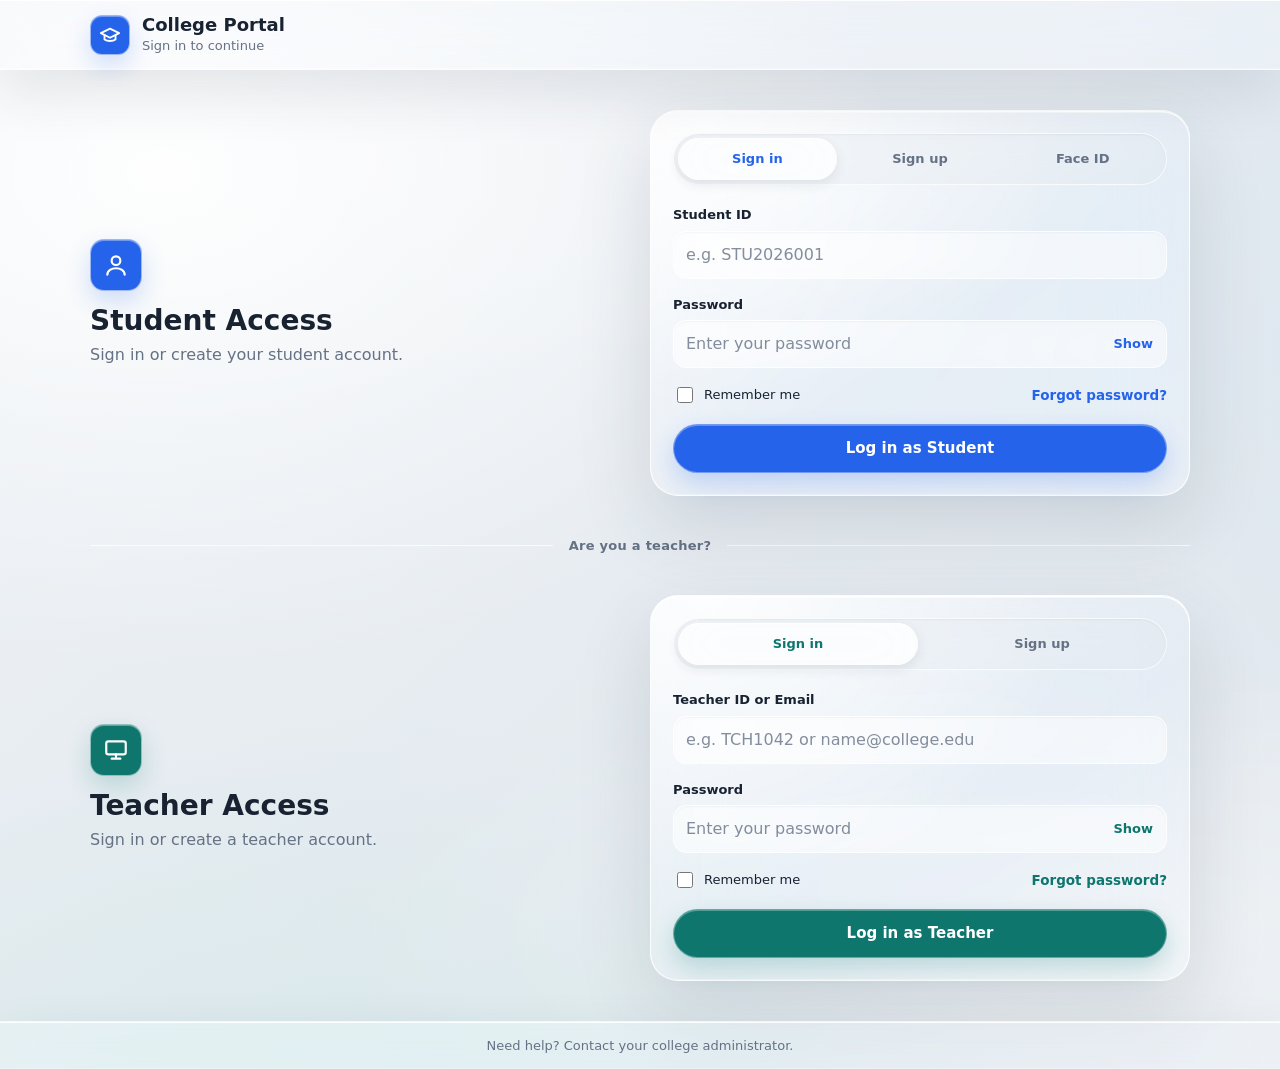
<file: index.html>
<!DOCTYPE html>
<html lang="en">
<head>
  <meta charset="UTF-8">
  <meta name="viewport" content="width=device-width, initial-scale=1.0">
  <title>College Portal | Login</title>
  <link rel="stylesheet" href="style.css?v=20261010-4">
</head>
<body>
  <header class="site-header">
    <div class="brand">
      <span class="brand__logo" aria-hidden="true">
        <svg width="22" height="22" viewBox="0 0 24 24" fill="none" stroke="currentColor" stroke-width="2" stroke-linecap="round" stroke-linejoin="round"><path d="M22 10 12 5 2 10l10 5 10-5z"/><path d="M6 12v5c3 2 9 2 12 0v-5"/></svg>
      </span>
      <div>
        <h1 class="brand__name">College Portal</h1>
        <p class="brand__tag">Sign in to continue</p>
      </div>
    </div>
  </header>

  <main class="split">
    <!-- ================= STUDENT (top half) ================= -->
    <section class="panel panel--student" aria-labelledby="student-title">
      <div class="panel__intro">
        <span class="panel__icon" aria-hidden="true">
          <svg width="26" height="26" viewBox="0 0 24 24" fill="none" stroke="currentColor" stroke-width="2" stroke-linecap="round" stroke-linejoin="round"><circle cx="12" cy="8" r="4"/><path d="M4 21c0-4 4-6 8-6s8 2 8 6"/></svg>
        </span>
        <h2 id="student-title">Student Access</h2>
        <p>Sign in or create your student account.</p>
      </div>

      <div class="card">
        <div class="tabs student-tabs" role="tablist" aria-label="Student access method">
          <button class="tab is-active" role="tab" id="tab-id" aria-controls="pane-id" aria-selected="true" type="button">Sign in</button>
          <button class="tab" role="tab" id="tab-register" aria-controls="pane-register" aria-selected="false" tabindex="-1" type="button">Sign up</button>
          <button class="tab" role="tab" id="tab-frs" aria-controls="pane-frs" aria-selected="false" tabindex="-1" type="button">Face ID</button>
        </div>

        <!-- Option 1: Student ID + password -->
        <div class="pane" id="pane-id" role="tabpanel" aria-labelledby="tab-id">
          <form id="student-form" novalidate>
            <div class="field">
              <label for="student-id">Student ID</label>
              <input id="student-id" name="studentId" type="text" autocomplete="username" placeholder="e.g. STU2026001" aria-describedby="student-id-err">
              <p class="field__error" id="student-id-err" role="alert"></p>
            </div>
            <div class="field">
              <label for="student-pass">Password</label>
              <div class="password">
                <input id="student-pass" name="password" type="password" autocomplete="current-password" placeholder="Enter your password" aria-describedby="student-pass-err">
                <button class="password__toggle" type="button" data-toggle="student-pass" aria-label="Show password">Show</button>
              </div>
              <p class="field__error" id="student-pass-err" role="alert"></p>
            </div>
            <div class="row">
              <label class="check"><input type="checkbox" name="remember"> Remember me</label>
              <a class="link" href="#">Forgot password?</a>
            </div>
            <div class="alert" role="status" aria-live="polite" hidden></div>
            <button class="btn btn--primary" type="submit"><span class="btn__label">Log in as Student</span></button>
          </form>
        </div>

        <div class="pane" id="pane-register" role="tabpanel" aria-labelledby="tab-register" hidden>
          <form id="student-register-form" novalidate>
            <p class="hint">Use the student ID assigned by your college.</p>
            <div class="field">
              <label for="new-student-id">Student ID</label>
              <input id="new-student-id" name="studentId" type="text" autocomplete="username" placeholder="e.g. STU2027001" aria-describedby="new-student-id-err">
              <p class="field__error" id="new-student-id-err" role="alert"></p>
            </div>
            <div class="field">
              <label for="new-student-name">Full name</label>
              <input id="new-student-name" name="fullName" type="text" autocomplete="name" placeholder="Your full name" aria-describedby="new-student-name-err">
              <p class="field__error" id="new-student-name-err" role="alert"></p>
            </div>
            <div class="field">
              <label for="new-student-email">Email</label>
              <input id="new-student-email" name="email" type="email" autocomplete="email" placeholder="you@college.edu" aria-describedby="new-student-email-err">
              <p class="field__error" id="new-student-email-err" role="alert"></p>
            </div>
            <div class="field">
              <label for="new-student-department">Department</label>
              <select id="new-student-department" name="department">
                <option value="">Select department</option>
                <option>Computer Science</option>
                <option>Electronics</option>
                <option>Mechanical</option>
                <option>Civil</option>
                <option>Business</option>
                <option>Biotech</option>
                <option>Others</option>
              </select>
              <p class="field__error" id="new-student-department-err" role="alert"></p>
            </div>
            <div class="field">
              <label for="new-student-password">Create password</label>
              <input id="new-student-password" name="password" type="password" autocomplete="new-password" placeholder="At least 8 characters" aria-describedby="new-student-password-err">
              <p class="field__error" id="new-student-password-err" role="alert"></p>
            </div>
            <div class="field">
              <label for="new-student-confirm">Confirm password</label>
              <input id="new-student-confirm" name="confirmPassword" type="password" autocomplete="new-password" placeholder="Re-enter your password" aria-describedby="new-student-confirm-err">
              <p class="field__error" id="new-student-confirm-err" role="alert"></p>
            </div>
            <div class="row">
              <label class="check"><input type="checkbox" name="remember"> Remember me</label>
            </div>
            <div class="alert" role="status" aria-live="polite" hidden></div>
            <button class="btn btn--primary" type="submit"><span class="btn__label">Create student account</span></button>
          </form>
        </div>

        <!-- Option 2: Platform biometric sign-in -->
        <div class="pane" id="pane-frs" role="tabpanel" aria-labelledby="tab-frs" hidden>
          <div class="frs">
            <p>Enter your Student ID, then verify with Face ID, Windows Hello, or a saved passkey. Your biometric data stays on this device.</p>
            <div class="field">
              <label for="face-login-id">Student ID</label>
              <input id="face-login-id" type="text" autocomplete="username" placeholder="e.g. STU2026001">
            </div>
            <button class="btn btn--primary" id="face-login" type="button"><span class="btn__label">Sign in with Face ID</span></button>
            <p class="frs__status" id="face-status" role="status" aria-live="polite"></p>
            <details class="face-setup">
              <summary>Set up Face ID on this device</summary>
              <div class="field">
                <label for="face-student-id">Student ID</label>
                <input id="face-student-id" type="text" autocomplete="username" placeholder="e.g. STU2026001">
              </div>
              <div class="field">
                <label for="face-student-password">Student password</label>
                <input id="face-student-password" type="password" autocomplete="current-password" placeholder="Verify your account">
              </div>
              <button class="btn btn--ghost" id="face-enroll" type="button">Register this device</button>
            </details>
            <button class="link link--btn" type="button" id="frs-fallback">Use Student ID instead</button>
          </div>
        </div>
      </div>
    </section>

    <!-- ================= HORIZONTAL DIVIDER ================= -->
    <div class="divider" role="separator" aria-orientation="horizontal"><span>Are you a teacher?</span></div>

    <!-- ================= TEACHER (bottom half) ================= -->
    <section class="panel panel--teacher" aria-labelledby="teacher-title">
      <div class="panel__intro">
        <span class="panel__icon" aria-hidden="true">
          <svg width="26" height="26" viewBox="0 0 24 24" fill="none" stroke="currentColor" stroke-width="2" stroke-linecap="round" stroke-linejoin="round"><rect x="3" y="4" width="18" height="12" rx="2"/><path d="M8 20h8M12 16v4"/></svg>
        </span>
        <h2 id="teacher-title">Teacher Access</h2>
        <p>Sign in or create a teacher account.</p>
      </div>

      <div class="card">
        <div class="tabs teacher-tabs" role="tablist" aria-label="Teacher access method">
          <button class="tab is-active" role="tab" id="teacher-tab-login" aria-controls="teacher-pane-login" aria-selected="true" type="button">Sign in</button>
          <button class="tab" role="tab" id="teacher-tab-register" aria-controls="teacher-pane-register" aria-selected="false" tabindex="-1" type="button">Sign up</button>
        </div>
        <div class="pane" id="teacher-pane-login" role="tabpanel" aria-labelledby="teacher-tab-login">
          <form id="teacher-form" novalidate>
            <div class="field">
              <label for="teacher-id">Teacher ID or Email</label>
              <input id="teacher-id" name="teacherId" type="text" autocomplete="username" placeholder="e.g. TCH1042 or name@college.edu" aria-describedby="teacher-id-err">
              <p class="field__error" id="teacher-id-err" role="alert"></p>
            </div>
            <div class="field">
              <label for="teacher-pass">Password</label>
              <div class="password">
                <input id="teacher-pass" name="password" type="password" autocomplete="current-password" placeholder="Enter your password" aria-describedby="teacher-pass-err">
                <button class="password__toggle" type="button" data-toggle="teacher-pass" aria-label="Show password">Show</button>
              </div>
              <p class="field__error" id="teacher-pass-err" role="alert"></p>
            </div>
            <div class="row">
              <label class="check"><input type="checkbox" name="remember"> Remember me</label>
              <a class="link" href="#">Forgot password?</a>
            </div>
            <div class="alert" role="status" aria-live="polite" hidden></div>
            <button class="btn btn--primary btn--teacher" type="submit"><span class="btn__label">Log in as Teacher</span></button>
          </form>
        </div>
        <div class="pane" id="teacher-pane-register" role="tabpanel" aria-labelledby="teacher-tab-register" hidden>
          <form id="teacher-register-form" novalidate>
            <div class="field">
              <label for="new-teacher-id">Teacher ID</label>
              <input id="new-teacher-id" type="text" autocomplete="username" placeholder="Your college-issued teacher ID" aria-describedby="new-teacher-id-err">
              <p class="field__error" id="new-teacher-id-err" role="alert"></p>
            </div>
            <div class="field">
              <label for="new-teacher-name">Full name</label>
              <input id="new-teacher-name" type="text" autocomplete="name" placeholder="Your full name" aria-describedby="new-teacher-name-err">
              <p class="field__error" id="new-teacher-name-err" role="alert"></p>
            </div>
            <div class="field">
              <label for="new-teacher-email">College email</label>
              <input id="new-teacher-email" type="email" autocomplete="email" placeholder="you@college.edu" aria-describedby="new-teacher-email-err">
              <p class="field__error" id="new-teacher-email-err" role="alert"></p>
            </div>
            <div class="field">
              <label for="new-teacher-password">Create password</label>
              <input id="new-teacher-password" type="password" autocomplete="new-password" placeholder="At least 8 characters" aria-describedby="new-teacher-password-err">
              <p class="field__error" id="new-teacher-password-err" role="alert"></p>
            </div>
            <div class="field">
              <label for="new-teacher-confirm">Confirm password</label>
              <input id="new-teacher-confirm" type="password" autocomplete="new-password" placeholder="Re-enter your password" aria-describedby="new-teacher-confirm-err">
              <p class="field__error" id="new-teacher-confirm-err" role="alert"></p>
            </div>
            <div class="row">
              <label class="check"><input type="checkbox" name="remember"> Remember me</label>
            </div>
            <div class="alert" role="status" aria-live="polite" hidden></div>
            <button class="btn btn--primary btn--teacher" type="submit"><span class="btn__label">Create teacher account</span></button>
          </form>
        </div>
      </div>
    </section>
  </main>

  <footer class="site-footer">Need help? Contact your college administrator.</footer>

  <script src="script.js"></script>
</body>
</html>
</file>
<file: style.css>
:root {
  --bg: #f4f6fb;
  --surface: #ffffff;
  --ink: #14213d;
  --muted: #5b6785;
  --line: #d8deec;
  --student: #2563eb;
  --student-soft: #e8efff;
  --teacher: #0f766e;
  --teacher-soft: #e1f3f0;
  --danger: #b91c1c;
  --danger-soft: #fde8e8;
  --success: #166534;
  --success-soft: #dcf5e3;
  --radius: 14px;
  --shadow: 0 1px 2px rgba(20, 33, 61, .06), 0 8px 24px rgba(20, 33, 61, .07);
  --font: system-ui, -apple-system, "Segoe UI", Roboto, "Helvetica Neue", Arial, sans-serif;
}

*, *::before, *::after { box-sizing: border-box; }
html, body { height: 100%; }
body {
  margin: 0;
  font-family: var(--font);
  background: var(--bg);
  color: var(--ink);
  line-height: 1.5;
  display: flex;
  flex-direction: column;
  min-height: 100vh;
}

/* ---------- Header / footer ---------- */
.site-header { padding: 14px 24px; background: var(--surface); border-bottom: 1px solid var(--line); }
.brand { display: flex; align-items: center; gap: 12px; max-width: 1100px; margin: 0 auto; }
.brand__logo { width: 40px; height: 40px; border-radius: 12px; display: grid; place-items: center; background: var(--student); color: #fff; }
.brand__name { margin: 0; font-size: 18px; line-height: 1.2; }
.brand__tag { margin: 0; font-size: 13px; color: var(--muted); }
.site-footer { text-align: center; padding: 14px; font-size: 13px; color: var(--muted); border-top: 1px solid var(--line); background: var(--surface); }

/* ---------- Split layout (top = student, bottom = teacher) ---------- */
.split {
  flex: 1;
  display: grid;
  grid-template-rows: 1fr auto 1fr;
  width: 100%;
}
.panel {
  display: grid;
  grid-template-columns: minmax(0, 1fr) minmax(0, 1.1fr);
  gap: 40px;
  align-items: center;
  padding: 40px max(24px, calc((100% - 1100px) / 2));
}
.panel--student { background: linear-gradient(135deg, var(--student-soft), transparent 70%); --accent: var(--student); }
.panel--teacher { background: linear-gradient(135deg, var(--teacher-soft), transparent 70%); --accent: var(--teacher); }

.panel__intro h2 { margin: 14px 0 6px; font-size: 28px; line-height: 1.15; }
.panel__intro p { margin: 0; color: var(--muted); max-width: 40ch; }
.panel__icon { width: 52px; height: 52px; border-radius: 14px; display: grid; place-items: center; background: var(--accent); color: #fff; }

/* Horizontal divider line */
.divider { display: flex; align-items: center; gap: 16px; padding: 0 max(24px, calc((100% - 1100px) / 2)); color: var(--muted); font-size: 13px; font-weight: 600; letter-spacing: .02em; }
.divider::before, .divider::after { content: ""; flex: 1; height: 2px; background: var(--line); border-radius: 2px; }

/* ---------- Card ---------- */
.card { background: var(--surface); border: 1px solid var(--line); border-radius: var(--radius); box-shadow: var(--shadow); padding: 22px; width: 100%; max-width: 520px; justify-self: end; }

/* ---------- Tabs ---------- */
.tabs { display: grid; grid-template-columns: repeat(3, minmax(0, 1fr)); gap: 4px; padding: 4px; background: var(--bg); border: 1px solid var(--line); border-radius: 12px; margin-bottom: 20px; }
.teacher-tabs { grid-template-columns: repeat(2, minmax(0, 1fr)); }
.tab { border: 0; background: transparent; color: var(--muted); font: inherit; font-weight: 600; font-size: 13px; padding: 10px 4px; border-radius: 9px; cursor: pointer; transition: background .15s, color .15s; }
.tab:hover { color: var(--ink); }
.tab.is-active { background: var(--surface); color: var(--accent); box-shadow: 0 1px 3px rgba(0, 0, 0, .12); }

/* ---------- Form ---------- */
.field { margin-bottom: 16px; }
label { display: block; font-size: 13px; font-weight: 600; margin-bottom: 6px; }
input[type="text"], input[type="email"], input[type="password"], select {
  width: 100%; font: inherit; color: var(--ink); background: var(--bg);
  border: 1.5px solid var(--line); border-radius: 10px; padding: 11px 12px;
  transition: border-color .15s, box-shadow .15s;
}
input::placeholder { color: var(--muted); opacity: .8; }
input:focus-visible, select:focus-visible { outline: none; border-color: var(--accent); box-shadow: 0 0 0 3px color-mix(in srgb, var(--accent) 25%, transparent); }
input[aria-invalid="true"], select[aria-invalid="true"] { border-color: var(--danger); }
.field__error { margin: 6px 0 0; min-height: 0; font-size: 12.5px; color: var(--danger); }
.field__error:empty { display: none; }

.password { position: relative; }
.password input { padding-right: 64px; }
.password__toggle { position: absolute; right: 6px; top: 50%; transform: translateY(-50%); border: 0; background: transparent; color: var(--accent); font: inherit; font-size: 13px; font-weight: 600; padding: 6px 8px; border-radius: 8px; cursor: pointer; }
.password__toggle:hover { background: var(--bg); }

.row { display: flex; justify-content: space-between; align-items: center; gap: 12px; flex-wrap: wrap; margin-bottom: 18px; }
.check { display: inline-flex; align-items: center; gap: 8px; font-weight: 500; margin: 0; cursor: pointer; }
.check input { width: 16px; height: 16px; accent-color: var(--accent); }
.link { color: var(--accent); font-size: 13.5px; font-weight: 600; text-decoration: none; }
.link:hover { text-decoration: underline; }
.link--btn { background: none; border: 0; padding: 0; font-family: inherit; cursor: pointer; }
a:focus-visible, button:focus-visible { outline: 3px solid color-mix(in srgb, var(--accent) 45%, transparent); outline-offset: 2px; }

/* ---------- Buttons ---------- */
.btn { display: inline-flex; align-items: center; justify-content: center; gap: 8px; width: 100%; font: inherit; font-weight: 700; font-size: 15px; padding: 12px 18px; border-radius: 10px; border: 1.5px solid transparent; cursor: pointer; transition: filter .15s, transform .05s; }
.btn:active { transform: translateY(1px); }
.btn--primary { background: var(--accent); color: #fff; }
.btn--primary:hover { filter: brightness(1.07); }
.btn--ghost { background: transparent; color: var(--ink); border-color: var(--line); }
.btn[disabled] { opacity: .65; cursor: not-allowed; }
.btn.is-loading .btn__label::after { content: ""; display: inline-block; width: 14px; height: 14px; margin-left: 10px; vertical-align: -2px; border: 2px solid rgba(255, 255, 255, .5); border-top-color: #fff; border-radius: 50%; animation: spin .7s linear infinite; }

.alert { padding: 10px 12px; border-radius: 10px; font-size: 13.5px; margin-bottom: 14px; }
.alert--error { background: var(--danger-soft); color: var(--danger); }
.alert--success { background: var(--success-soft); color: var(--success); }

/* ---------- FRS ---------- */
.frs { text-align: center; }
.frs__frame { position: relative; width: 100%; max-width: 300px; aspect-ratio: 4 / 5; margin: 0 auto 14px; border-radius: 18px; overflow: hidden; background: #0b1020; border: 2px solid var(--line); }
.frs__frame video, .frs__frame canvas { position: absolute; inset: 0; width: 100%; height: 100%; object-fit: cover; transform: scaleX(-1); }
.frs__frame video { display: none; }
.frs__frame.is-live video { display: block; }
.frs__placeholder { position: absolute; inset: 0; display: grid; place-items: center; color: #6f7ea6; }
.frs__frame.is-live .frs__placeholder { display: none; }
.frs__guide { position: absolute; left: 50%; top: 50%; width: 62%; height: 72%; transform: translate(-50%, -50%); border: 3px dashed rgba(255, 255, 255, .75); border-radius: 50%; pointer-events: none; transition: border-color .2s; }
.frs__scanline { position: absolute; left: 12%; right: 12%; top: 14%; height: 3px; border-radius: 3px; background: linear-gradient(90deg, transparent, #5eead4, transparent); box-shadow: 0 0 14px #5eead4; opacity: 0; pointer-events: none; }
.frs__frame.is-scanning .frs__scanline { opacity: 1; animation: scan 1.6s ease-in-out infinite alternate; }
.frs__frame.is-scanning .frs__guide { border-color: #5eead4; border-style: solid; }
.frs__frame.is-success { border-color: #22c55e; }
.frs__frame.is-success .frs__guide { border-color: #22c55e; border-style: solid; }
.frs__frame.is-error { border-color: #ef4444; }
.frs__status { margin: 0 0 14px; font-size: 14px; color: var(--muted); min-height: 2.9em; }
.frs__status.is-error { color: var(--danger); }
.frs__status.is-success { color: var(--success); font-weight: 600; }
.frs__actions { display: grid; gap: 10px; }
.hint { margin: 14px 0 0; font-size: 12.5px; color: var(--muted); }

.is-hidden, [hidden] { display: none !important; }

@keyframes spin { to { transform: rotate(360deg); } }
@keyframes scan { from { top: 14%; } to { top: 84%; } }
@media (prefers-reduced-motion: reduce) {
  .frs__frame.is-scanning .frs__scanline { animation: none; top: 50%; }
  .btn.is-loading .btn__label::after { animation-duration: 1.6s; }
}

/* ---------- Responsive ---------- */
@media (max-width: 860px) {
  .panel { grid-template-columns: 1fr; gap: 22px; padding: 32px 20px; }
  .card { justify-self: stretch; max-width: none; }
  .panel__intro h2 { font-size: 24px; }
  .divider { padding: 0 20px; }
}
@media (max-width: 420px) {
  .card { padding: 16px; }
  .tab { font-size: 13px; }
}

/* Shared frosted-glass login theme */
:root {
  color-scheme: light;
  --bg: #eaf2f5;
  --surface: rgba(255, 255, 255, .44);
  --line: rgba(255, 255, 255, .64);
  --shadow: 0 24px 60px rgba(32, 62, 76, .14), inset 0 1px 0 rgba(255, 255, 255, .88), inset 0 -1px 0 rgba(255, 255, 255, .24);
}

body {
  background:
    radial-gradient(ellipse at 12% 12%, rgba(45, 212, 191, .2), transparent 35%),
    radial-gradient(ellipse at 88% 76%, rgba(96, 165, 250, .18), transparent 38%),
    linear-gradient(135deg, #edf7f5, #e8eef6 58%, #f3f5f3);
  background-size: 145% 145%;
  animation: liquid-drift 28s ease-in-out infinite alternate;
}

.site-header,
.site-footer,
.card,
.tabs,
.tab.is-active,
input[type="text"],
input[type="email"],
input[type="password"],
select {
  background-color: var(--surface);
  background-image: linear-gradient(145deg, rgba(255, 255, 255, .44), rgba(255, 255, 255, .08) 48%, rgba(255, 255, 255, .22));
  border-color: var(--line);
  box-shadow: var(--shadow);
  -webkit-backdrop-filter: blur(26px) saturate(155%);
  backdrop-filter: blur(26px) saturate(155%);
  transition: transform .35s cubic-bezier(.2, .75, .25, 1), box-shadow .35s ease, border-color .3s ease, background-color .3s ease;
}

.site-header,
.site-footer {
  border-color: rgba(255, 255, 255, .52);
}

.panel--student,
.panel--teacher {
  background-color: rgba(255, 255, 255, .12);
}

.btn--primary {
  box-shadow: 0 8px 18px color-mix(in srgb, var(--accent) 24%, transparent);
  transition: transform .25s cubic-bezier(.2, .75, .25, 1), box-shadow .3s ease, filter .3s ease;
}

.card:hover {
  transform: translateY(-3px);
  box-shadow: 0 30px 72px rgba(32, 62, 76, .18), inset 0 1px 0 rgba(255, 255, 255, .92);
}

.btn--primary:hover {
  transform: translateY(-2px);
  box-shadow: 0 14px 28px color-mix(in srgb, var(--accent) 32%, transparent);
}

@keyframes liquid-drift {
  from { background-position: 0% 0%; }
  to { background-position: 100% 100%; }
}

@media (prefers-reduced-motion: reduce) {
  body { animation: none; background-size: cover; }
  .card, .btn--primary { transition: none; }
}

/* Liquid Glass login experience */
:root {
  --bg: #e8edf2;
  --surface: rgba(255, 255, 255, .2);
  --line: rgba(255, 255, 255, .72);
  --ink: #182231;
  --muted: #657184;
  --shadow: 0 22px 56px rgba(34, 48, 67, .11), inset 0 1px 0 rgba(255, 255, 255, .9), inset 0 -1px 0 rgba(255, 255, 255, .28);
}

body {
  background:
    radial-gradient(ellipse at 8% 12%, rgba(255, 255, 255, .88), transparent 28%),
    radial-gradient(ellipse at 92% 20%, rgba(185, 211, 236, .38), transparent 34%),
    radial-gradient(ellipse at 15% 90%, rgba(176, 226, 217, .34), transparent 32%),
    linear-gradient(140deg, #edf1f5, #e3e9ef 54%, #eef1f3);
  background-size: 160% 160%;
}

.site-header,
.site-footer {
  background: rgba(255, 255, 255, .28);
  -webkit-backdrop-filter: blur(24px) saturate(150%);
  backdrop-filter: blur(24px) saturate(150%);
}

.site-header {
  position: sticky;
  top: 0;
  z-index: 10;
  border-bottom-color: rgba(255, 255, 255, .62);
}

.brand__logo,
.panel__icon {
  border: 1px solid rgba(255, 255, 255, .54);
  box-shadow: 0 10px 24px color-mix(in srgb, var(--accent, var(--student)) 20%, transparent), inset 0 1px 0 rgba(255, 255, 255, .35);
}

.panel {
  position: relative;
  isolation: isolate;
}

.panel--student {
  background: radial-gradient(ellipse at 12% 20%, rgba(255, 255, 255, .35), transparent 50%);
}

.panel--teacher {
  background: radial-gradient(ellipse at 88% 80%, rgba(255, 255, 255, .35), transparent 52%);
}

.divider::before,
.divider::after {
  height: 1px;
  background: rgba(255, 255, 255, .75);
}

.card {
  max-width: 540px;
  border-radius: 28px;
  background:
    radial-gradient(ellipse at 10% 0%, rgba(255, 255, 255, .82), transparent 54%),
    linear-gradient(145deg, rgba(255, 255, 255, .43), rgba(255, 255, 255, .13) 58%, rgba(255, 255, 255, .28));
  border-color: rgba(255, 255, 255, .8);
  box-shadow: 0 28px 76px rgba(38, 54, 72, .14), inset 0 1.5px 0 rgba(255, 255, 255, .96), inset 0 -1px 0 rgba(255, 255, 255, .32);
  -webkit-backdrop-filter: blur(32px) saturate(165%);
  backdrop-filter: blur(32px) saturate(165%);
}

.tabs {
  border-radius: 999px;
  background: rgba(224, 231, 239, .42);
  box-shadow: inset 0 1px 2px rgba(50, 65, 85, .06);
}

.tab {
  min-height: 42px;
  border-radius: 999px;
}

.tab.is-active {
  background: rgba(255, 255, 255, .82);
  color: var(--accent);
  box-shadow: 0 4px 12px rgba(37, 51, 70, .1), inset 0 1px 0 #fff;
}

input[type="text"],
input[type="email"],
input[type="password"],
select {
  min-height: 48px;
  border-radius: 14px;
  background: rgba(255, 255, 255, .48);
  box-shadow: inset 0 1px 2px rgba(34, 48, 67, .045);
}

input[type="text"]:focus-visible,
input[type="email"]:focus-visible,
input[type="password"]:focus-visible,
select:focus-visible {
  background: rgba(255, 255, 255, .74);
}

.password__toggle,
.link {
  border-radius: 999px;
}

.btn {
  min-height: 48px;
  border-radius: 999px;
}

.btn--primary {
  border-color: rgba(255, 255, 255, .36);
  box-shadow: 0 10px 24px color-mix(in srgb, var(--accent) 22%, transparent), inset 0 1px 0 rgba(255, 255, 255, .28);
}

.btn--ghost {
  background: rgba(255, 255, 255, .25);
  border-color: rgba(255, 255, 255, .75);
}

.frs__frame {
  border-radius: 24px;
  box-shadow: inset 0 1px 0 rgba(255, 255, 255, .22), 0 16px 36px rgba(22, 32, 50, .16);
}

@media (max-width: 860px) {
  .split {
    grid-template-rows: auto auto auto;
  }

  .panel {
    padding: 28px 20px;
  }

  .panel__intro {
    padding: 0 4px;
  }

  .card {
    border-radius: 24px;
  }
}

@media (prefers-reduced-motion: reduce) {
  body { background-size: cover; }
  .card:hover { transform: none; }
}
</file>
<file: dashboard.css>
:root {
  --bg: #f4f6fb; --surface: #ffffff; --ink: #14213d; --muted: #5b6785; --line: #d8deec;
  --brand: #2563eb;
  --good: #16a34a; --good-soft: #dcf5e3;
  --warn: #ca8a04; --warn-soft: #fdf3c8;   /* yellow */
  --bad: #dc2626;  --bad-soft: #fde2e2;
  --shadow: 0 1px 2px rgba(20,33,61,.06), 0 8px 24px rgba(20,33,61,.07);
  --font: system-ui, -apple-system, "Segoe UI", Roboto, Arial, sans-serif;
}
*, *::before, *::after { box-sizing: border-box; }
body { margin: 0; background: var(--bg); color: var(--ink); font-family: var(--font); line-height: 1.5; }
.app { max-width: 480px; margin: 0 auto; min-height: 100vh; }
main { padding: 8px 16px 40px; }

/* ---------- Top bar ---------- */
.topbar { display: flex; justify-content: space-between; align-items: center; gap: 12px; padding: 14px 16px; background: var(--surface); border-bottom: 1px solid var(--line); position: sticky; top: 0; z-index: 5; }
.who { display: flex; align-items: center; gap: 12px; min-width: 0; }
.avatar { width: 40px; height: 40px; border-radius: 50%; background: var(--brand); color: #fff; display: grid; place-items: center; font-weight: 700; flex: none; }
.who__hi { margin: 0; font-size: 12px; color: var(--muted); }
.who__name { margin: 0; font-size: 16px; line-height: 1.2; overflow: hidden; text-overflow: ellipsis; white-space: nowrap; }
.logout { font: inherit; font-size: 13px; font-weight: 600; color: var(--ink); background: transparent; border: 1px solid var(--line); border-radius: 10px; padding: 8px 12px; cursor: pointer; }
.logout:hover { background: var(--bg); }
.role-note { background: var(--warn-soft); color: var(--warn); font-size: 13px; padding: 8px 12px; border-radius: 10px; margin: 12px 0 0; }

/* ---------- Attendance circle ---------- */
.attendance { margin: 18px 0 8px; }
.label { margin: 0 0 6px; font-size: 14px; font-weight: 700; color: var(--muted); letter-spacing: .04em; text-transform: uppercase; }
.ring { --size: min(250px, 72vw); position: relative; width: var(--size); height: var(--size); margin: 0 auto; }
.ring::before {
  content: "";
  position: absolute;
  inset: 11%;
  z-index: 0;
  border: 1px solid rgba(255, 255, 255, .76);
  border-radius: 50%;
  background: linear-gradient(145deg, rgba(255, 255, 255, .34), rgba(255, 255, 255, .035) 58%, rgba(255, 255, 255, .18));
  box-shadow: 0 18px 42px rgba(37, 73, 99, .1), inset 0 2px 2px rgba(255, 255, 255, .92), inset 0 -8px 18px rgba(255, 255, 255, .12);
  -webkit-backdrop-filter: blur(22px) saturate(170%);
  backdrop-filter: blur(22px) saturate(170%);
}
.ring svg { position: relative; z-index: 1; width: 100%; height: 100%; transform: rotate(-90deg); }
.ring circle { fill: none; stroke-width: 14; }
.ring__track { stroke: var(--line); }
.ring__bar { stroke: var(--brand); stroke-linecap: round; stroke-dasharray: 628.32; stroke-dashoffset: 628.32; transition: stroke-dashoffset 1.2s ease, stroke .3s; }
.ring__center { position: absolute; z-index: 2; inset: 0; display: flex; flex-direction: column; align-items: center; justify-content: center; text-align: center; padding: 0 22px; }
.ring__percent { font-size: 54px; font-weight: 800; line-height: 1; transition: color .3s; }
.ring__caption { margin-top: 8px; font-size: 12px; font-weight: 800; letter-spacing: .08em; color: var(--muted); }

/* number colour: red below 50, yellow below 75, green from 75 */
.ring.bad  .ring__percent { color: var(--bad); }  .ring.bad  .ring__bar { stroke: var(--bad); }
.ring.warn .ring__percent { color: var(--warn); } .ring.warn .ring__bar { stroke: var(--warn); }
.ring.good .ring__percent { color: var(--good); } .ring.good .ring__bar { stroke: var(--good); }

/* ---------- Success score ---------- */
.score { background: var(--surface); border: 1px solid var(--line); border-radius: 12px; box-shadow: var(--shadow); padding: 16px; margin: 18px 0; }
.score__head { display: flex; justify-content: space-between; align-items: center; gap: 8px; }
.score__title { margin: 0; font-size: 15px; }
.badge { font-size: 12px; font-weight: 700; padding: 3px 10px; border-radius: 999px; background: var(--line); }
.badge.good { background: var(--good-soft); color: var(--good); }
.badge.warn { background: var(--warn-soft); color: var(--warn); }
.badge.bad  { background: var(--bad-soft);  color: var(--bad); }
.score__row { display: flex; align-items: baseline; gap: 6px; flex-wrap: wrap; margin-top: 8px; }
.score__num { font-size: 40px; font-weight: 800; line-height: 1; }
.score__max { color: var(--muted); font-size: 14px; }
.meter { flex-basis: 100%; height: 8px; border-radius: 8px; background: var(--line); overflow: hidden; margin-top: 8px; }
.meter span { display: block; height: 100%; width: 0; background: var(--brand); border-radius: 8px; transition: width .8s ease; }
.how { margin-top: 10px; font-size: 13px; }
.how summary { cursor: pointer; color: var(--brand); font-weight: 600; }
.how__list { list-style: none; padding: 0; margin: 8px 0 0; display: grid; gap: 4px; }
.how__list li { display: flex; justify-content: space-between; color: var(--muted); }

/* ---------- Boxes (stacked, as in the sketch) ---------- */
.tiles { display: grid; gap: 12px; }
.loading { color: var(--muted); text-align: center; }
.tile {
  display: grid; grid-template-columns: 44px 1fr auto; align-items: center; column-gap: 14px; row-gap: 10px;
  text-align: left; font: inherit; color: var(--ink); width: 100%;
  background: var(--surface); border: 2px solid var(--line); border-radius: 8px; padding: 14px 16px; cursor: pointer; box-shadow: var(--shadow);
  opacity: 0; transform: translateY(12px); animation: rise .5s ease forwards; animation-delay: calc(var(--i) * 120ms + 700ms);
  transition: border-color .15s, transform .15s;
}
.tile:hover { border-color: var(--brand); transform: translateY(-2px); }
.tile:focus-visible, .logout:focus-visible, .detail__close:focus-visible { outline: 3px solid color-mix(in srgb, var(--brand) 45%, transparent); outline-offset: 2px; }
.tile__icon { width: 44px; height: 44px; border-radius: 8px; display: grid; place-items: center; background: color-mix(in srgb, var(--brand) 14%, transparent); color: var(--brand); }
.tile__title { font-size: 16px; font-weight: 700; display: block; }
.tile__sub { font-size: 12.5px; color: var(--muted); display: block; }
.tile__metric { font-size: 20px; font-weight: 800; text-align: right; }
.mini { grid-column: 1 / -1; height: 6px; border-radius: 6px; background: var(--line); overflow: hidden; }
.mini span { display: block; height: 100%; background: var(--brand); border-radius: 6px; }

/* ---------- Demo box ---------- */
.demo { margin-top: 22px; font-size: 13px; color: var(--muted); background: var(--surface); border: 1px dashed var(--line); border-radius: 12px; padding: 10px 12px; }
.demo summary { cursor: pointer; }
.demo label { display: block; margin: 10px 0 4px; }
.demo input { width: 100%; }

/* ---------- Details pop-up ---------- */
dialog { width: min(440px, 92vw); max-height: 85vh; border: 1px solid var(--line); border-radius: 14px; background: var(--surface); color: var(--ink); padding: 0; box-shadow: 0 20px 60px rgba(0,0,0,.35); }
dialog::backdrop { background: rgba(10, 16, 32, .55); }
.detail__head { display: flex; justify-content: space-between; align-items: center; padding: 16px 18px 8px; margin: 0; }
.detail__head h3 { margin: 0; font-size: 18px; }
.detail__close { font-size: 26px; line-height: 1; background: none; border: 0; color: var(--muted); cursor: pointer; padding: 0 6px; }
#detail-body { padding: 4px 18px 20px; overflow: auto; }
.kv { display: grid; gap: 8px; margin: 0; }
.kv div { display: flex; justify-content: space-between; gap: 12px; border-bottom: 1px solid var(--line); padding-bottom: 6px; }
.kv dt { color: var(--muted); } .kv dd { margin: 0; font-weight: 700; text-align: right; }
.bars { display: grid; gap: 10px; margin: 12px 0 0; }
.bars b { font-size: 13px; display: flex; justify-content: space-between; margin-bottom: 4px; }
.bars .mini { grid-column: auto; }
.quote { background: var(--bg); border-left: 3px solid var(--brand); border-radius: 0 10px 10px 0; padding: 8px 12px; margin: 10px 0 0; font-size: 14px; }
.quote small { display: block; color: var(--muted); }

.sr-only { position: absolute; width: 1px; height: 1px; padding: 0; margin: -1px; overflow: hidden; clip: rect(0, 0, 0, 0); white-space: nowrap; border: 0; }
.ai-coach { background: linear-gradient(180deg, rgba(37,99,235,0.04), rgba(255,255,255,0.9)); border: 1px solid rgba(37,99,235,0.16); border-radius: 18px; padding: 16px; margin-top: 18px; box-shadow: 0 14px 28px rgba(37,99,235,0.08); }
.ai-coach__header { display: flex; justify-content: space-between; align-items: center; gap: 8px; margin-bottom: 12px; }
.ai-chip { display: inline-flex; align-items: center; background: linear-gradient(135deg, rgba(37,99,235,0.12), rgba(16,185,129,0.12)); color: var(--brand); border: 1px solid rgba(37,99,235,0.15); border-radius: 999px; padding: 5px 10px; font-size: 11px; font-weight: 700; letter-spacing: .04em; text-transform: uppercase; }
#ai-question { width: 100%; border: 1px solid rgba(37,99,235,0.16); border-radius: 12px; padding: 12px 14px; font: inherit; resize: vertical; background: rgba(255,255,255,0.7); color: var(--ink); box-shadow: inset 0 1px 2px rgba(15,23,42,0.04); }
#ai-question:focus { outline: 3px solid rgba(37,99,235,0.12); border-color: rgba(37,99,235,0.28); }
.ai-coach__actions { display: flex; justify-content: flex-end; margin-top: 10px; }
#ask-ai-btn { border: 0; border-radius: 10px; background: linear-gradient(135deg, var(--brand), #1d4ed8); color: #fff; font: inherit; font-weight: 700; padding: 10px 16px; cursor: pointer; box-shadow: 0 10px 20px rgba(37,99,235,0.18); }
#ask-ai-btn:hover { filter: brightness(1.04); }
#ask-ai-btn:disabled { opacity: 0.7; cursor: wait; }
.ai-answer { margin-top: 12px; background: rgba(255,255,255,0.9); border: 1px solid rgba(15, 23, 42, 0.06); border-radius: 12px; padding: 12px 14px; font-size: 14px; line-height: 1.6; color: var(--ink); min-height: 78px; }

@keyframes rise { to { opacity: 1; transform: none; } }
@media (prefers-reduced-motion: reduce) {
  .tile { animation: none; opacity: 1; transform: none; }
  .ring__bar, .meter span { transition: none; }
}

.ai-answer {
  border-radius: 22px;
}

/* Clear glass surfaces over a soft, colorful backdrop */
:root {
  color-scheme: light;
  --bg: #e3f0f5;
  --surface: rgba(255, 255, 255, .1);
  --line: rgba(255, 255, 255, .72);
  --shadow: 0 24px 56px rgba(37, 73, 99, .14), inset 0 1.5px 0 rgba(255, 255, 255, .92), inset 0 -1px 0 rgba(255, 255, 255, .28);
}

body {
  background:
    radial-gradient(circle at 12% 18%, rgba(255, 255, 255, .78) 0 1.5%, transparent 1.8%),
    radial-gradient(circle at 84% 32%, rgba(255, 255, 255, .66) 0 2.2%, transparent 2.5%),
    radial-gradient(circle at 74% 84%, rgba(255, 255, 255, .62) 0 1.3%, transparent 1.6%),
    radial-gradient(ellipse at 8% 18%, rgba(45, 212, 191, .3), transparent 38%),
    radial-gradient(ellipse at 88% 72%, rgba(96, 165, 250, .28), transparent 42%),
    linear-gradient(135deg, #dff4ef, #e0eaf8 56%, #eff4f3);
  background-size: 160% 160%;
  animation: liquid-drift 30s ease-in-out infinite alternate;
}

.topbar,
.score,
.tile,
.demo,
dialog,
.ai-coach,
.ai-answer {
  background-color: var(--surface);
  background-image:
    radial-gradient(ellipse at 12% 0%, rgba(255, 255, 255, .72), transparent 48%),
    linear-gradient(145deg, rgba(255, 255, 255, .22), rgba(255, 255, 255, .025) 52%, rgba(255, 255, 255, .16));
  border-color: var(--line);
  box-shadow: var(--shadow);
  -webkit-backdrop-filter: blur(30px) saturate(180%);
  backdrop-filter: blur(30px) saturate(180%);
  transition: transform .4s cubic-bezier(.2, .75, .25, 1), box-shadow .4s ease, border-color .3s ease, background-color .3s ease;
}

.topbar {
  border-bottom-color: rgba(255, 255, 255, .5);
  border-radius: 0 0 28px 28px;
}

.score,
.tile,
.demo,
.ai-coach {
  border-radius: 26px;
}

.demo,
.role-note,
.logout {
  border: 1px solid rgba(255, 255, 255, .72);
  background-color: rgba(255, 255, 255, .12);
  background-image: linear-gradient(145deg, rgba(255, 255, 255, .38), rgba(255, 255, 255, .045));
  box-shadow: 0 12px 28px rgba(37, 73, 99, .1), inset 0 1px 0 rgba(255, 255, 255, .86);
  -webkit-backdrop-filter: blur(24px) saturate(175%);
  backdrop-filter: blur(24px) saturate(175%);
}

.role-note {
  color: #8a6400;
}

.logout {
  border-radius: 999px;
}

.demo {
  border-style: solid;
}

.tile {
  box-shadow: var(--shadow), inset 0 0 0 1px rgba(255, 255, 255, .16);
}

.tile__icon,
.avatar {
  border: 1px solid rgba(255, 255, 255, .72);
  background-image: linear-gradient(145deg, rgba(255, 255, 255, .58), rgba(255, 255, 255, .08));
  box-shadow: inset 0 1px 1px rgba(255, 255, 255, .8), 0 8px 18px rgba(37, 99, 235, .12);
  -webkit-backdrop-filter: blur(14px) saturate(170%);
  backdrop-filter: blur(14px) saturate(170%);
}

.tile__icon {
  border-radius: 50%;
}

.badge,
.ai-chip {
  background-color: rgba(255, 255, 255, .28);
  border-color: rgba(255, 255, 255, .66);
  -webkit-backdrop-filter: blur(12px) saturate(160%);
  backdrop-filter: blur(12px) saturate(160%);
}

.tile {
  border-width: 1px;
}

.score:hover,
.tile:hover,
.ai-coach:hover {
  transform: translateY(-3px);
  box-shadow: 0 28px 64px rgba(32, 62, 76, .17), inset 0 1px 0 rgba(255, 255, 255, .92);
}

.tile:focus-visible,
.logout:focus-visible,
.detail__close:focus-visible,
#ask-ai-btn:focus-visible {
  outline: 3px solid rgba(37, 99, 235, .48);
  outline-offset: 3px;
}

#ai-question {
  background: rgba(255, 255, 255, .16);
  border-color: rgba(255, 255, 255, .72);
  -webkit-backdrop-filter: blur(22px) saturate(170%);
  backdrop-filter: blur(22px) saturate(170%);
}

@keyframes liquid-drift {
  from { background-position: 0 0; }
  to { background-position: 100% 100%; }
}

@media (prefers-reduced-motion: reduce) {
  body { animation: none; background-size: cover; }
  .topbar, .score, .tile, .ai-coach { transition: none; }
}

/* Liquid Glass student portal */
body {
  min-height: 100vh;
  background:
    radial-gradient(circle at 10% 8%, rgba(255, 255, 255, .86) 0 1.3%, transparent 1.55%),
    radial-gradient(circle at 88% 22%, rgba(255, 255, 255, .76) 0 1.8%, transparent 2.05%),
    radial-gradient(circle at 78% 84%, rgba(255, 255, 255, .72) 0 1.2%, transparent 1.45%),
    radial-gradient(ellipse at 8% 18%, rgba(159, 222, 212, .35), transparent 38%),
    radial-gradient(ellipse at 92% 68%, rgba(169, 197, 232, .38), transparent 44%),
    linear-gradient(140deg, #edf2f5, #e4ebf1 54%, #edf1f2);
  background-size: 160% 160%;
  background-attachment: fixed;
}

.app {
  max-width: 1220px;
  padding-bottom: env(safe-area-inset-bottom);
}

.topbar {
  width: min(calc(100% - 28px), 1180px);
  margin: 12px auto 0;
  padding: 12px 18px;
  border: 1px solid rgba(255, 255, 255, .78);
  border-radius: 26px;
  background:
    radial-gradient(ellipse at 12% 0%, rgba(255, 255, 255, .78), transparent 54%),
    rgba(255, 255, 255, .35);
  box-shadow: 0 16px 40px rgba(39, 56, 75, .1), inset 0 1px 0 rgba(255, 255, 255, .92);
  -webkit-backdrop-filter: blur(30px) saturate(165%);
  backdrop-filter: blur(30px) saturate(165%);
}

main {
  display: grid;
  grid-template-columns: minmax(260px, .8fr) minmax(0, 1.2fr);
  align-items: start;
  gap: 20px 24px;
  padding: 24px 28px calc(48px + env(safe-area-inset-bottom));
}

.attendance {
  grid-column: 1;
  grid-row: 1;
  margin: 0;
  padding: 18px;
  border: 1px solid rgba(255, 255, 255, .7);
  border-radius: 28px;
  background: linear-gradient(145deg, rgba(255, 255, 255, .22), rgba(255, 255, 255, .04));
  box-shadow: inset 0 1px 0 rgba(255, 255, 255, .72);
}

.score {
  grid-column: 2;
  grid-row: 1;
  margin: 0;
  border-radius: 26px;
  background:
    radial-gradient(ellipse at 12% 0%, rgba(255, 255, 255, .68), transparent 54%),
    rgba(255, 255, 255, .19);
}

main > section[aria-label="Student data"],
.ai-coach {
  grid-column: 1 / -1;
}

.score,
.tile,
.ai-coach,
dialog {
  border: 1px solid rgba(255, 255, 255, .76);
  box-shadow: 0 22px 50px rgba(39, 56, 75, .12), inset 0 1px 0 rgba(255, 255, 255, .88), inset 0 -1px 0 rgba(255, 255, 255, .2);
  -webkit-backdrop-filter: blur(28px) saturate(165%);
  backdrop-filter: blur(28px) saturate(165%);
}

.score,
.ai-coach {
  border-radius: 26px;
}

.tiles {
  grid-template-columns: repeat(2, minmax(0, 1fr));
  gap: 16px;
}

.tile {
  min-height: 104px;
  border-radius: 22px;
  background:
    radial-gradient(ellipse at 12% 0%, rgba(255, 255, 255, .68), transparent 56%),
    rgba(255, 255, 255, .18);
  transition: transform .28s cubic-bezier(.2, .75, .25, 1), box-shadow .28s ease, border-color .2s ease;
}

.tile:hover {
  border-color: rgba(255, 255, 255, .94);
  box-shadow: 0 26px 60px rgba(39, 56, 75, .16), inset 0 1px 0 rgba(255, 255, 255, .96);
}

.tile__icon {
  border: 1px solid rgba(255, 255, 255, .74);
  border-radius: 50%;
  background: linear-gradient(145deg, rgba(255, 255, 255, .6), rgba(255, 255, 255, .14));
  box-shadow: inset 0 1px 1px rgba(255, 255, 255, .9), 0 8px 18px rgba(48, 68, 93, .1);
}

.badge,
.ai-chip {
  border: 1px solid rgba(255, 255, 255, .72);
  box-shadow: inset 0 1px 0 rgba(255, 255, 255, .72);
}

.meter,
.mini {
  background: rgba(103, 120, 143, .14);
}

#ai-question {
  min-height: 92px;
  border-radius: 18px;
  background: rgba(255, 255, 255, .3);
  box-shadow: inset 0 1px 2px rgba(39, 56, 75, .05);
}

#ask-ai-btn {
  min-height: 44px;
  border: 1px solid rgba(255, 255, 255, .5);
  border-radius: 999px;
}

.ai-answer {
  background: rgba(255, 255, 255, .22);
  border-color: rgba(255, 255, 255, .7);
}

.demo {
  grid-column: 1 / -1;
  justify-self: stretch;
}

.role-note {
  grid-column: 1 / -1;
}

dialog {
  background:
    radial-gradient(ellipse at 12% 0%, rgba(255, 255, 255, .78), transparent 55%),
    rgba(241, 246, 250, .82);
  border-radius: 24px;
}

dialog::backdrop {
  background: rgba(24, 34, 49, .28);
  -webkit-backdrop-filter: blur(12px);
  backdrop-filter: blur(12px);
}

.logout,
.detail__close {
  min-height: 44px;
  border-radius: 999px;
}

.logout:hover,
.detail__close:hover {
  background: rgba(255, 255, 255, .48);
}

.tile:focus-visible,
.logout:focus-visible,
.detail__close:focus-visible,
#ask-ai-btn:focus-visible,
#ai-question:focus-visible {
  outline: 3px solid rgba(37, 99, 235, .55);
  outline-offset: 3px;
}

@media (max-width: 760px) {
  main {
    grid-template-columns: minmax(0, 1fr);
    gap: 16px;
    padding: 20px 16px calc(36px + env(safe-area-inset-bottom));
  }

  .attendance,
  .score,
  main > section[aria-label="Student data"],
  .ai-coach,
  .demo,
  .role-note {
    grid-column: 1;
    grid-row: auto;
  }

  .attendance {
    padding: 14px;
  }
}

@media (max-width: 520px) {
  .tiles {
    grid-template-columns: minmax(0, 1fr);
  }

  .tile {
    min-height: 94px;
  }

  .topbar {
    width: calc(100% - 20px);
    margin-top: 8px;
    padding: 10px 12px;
    border-radius: 22px;
  }

  main {
    padding-inline: 12px;
  }
}

@media (prefers-reduced-motion: reduce) {
  body { background-size: cover; }
  .tile { transition: none; }
}
</file>
